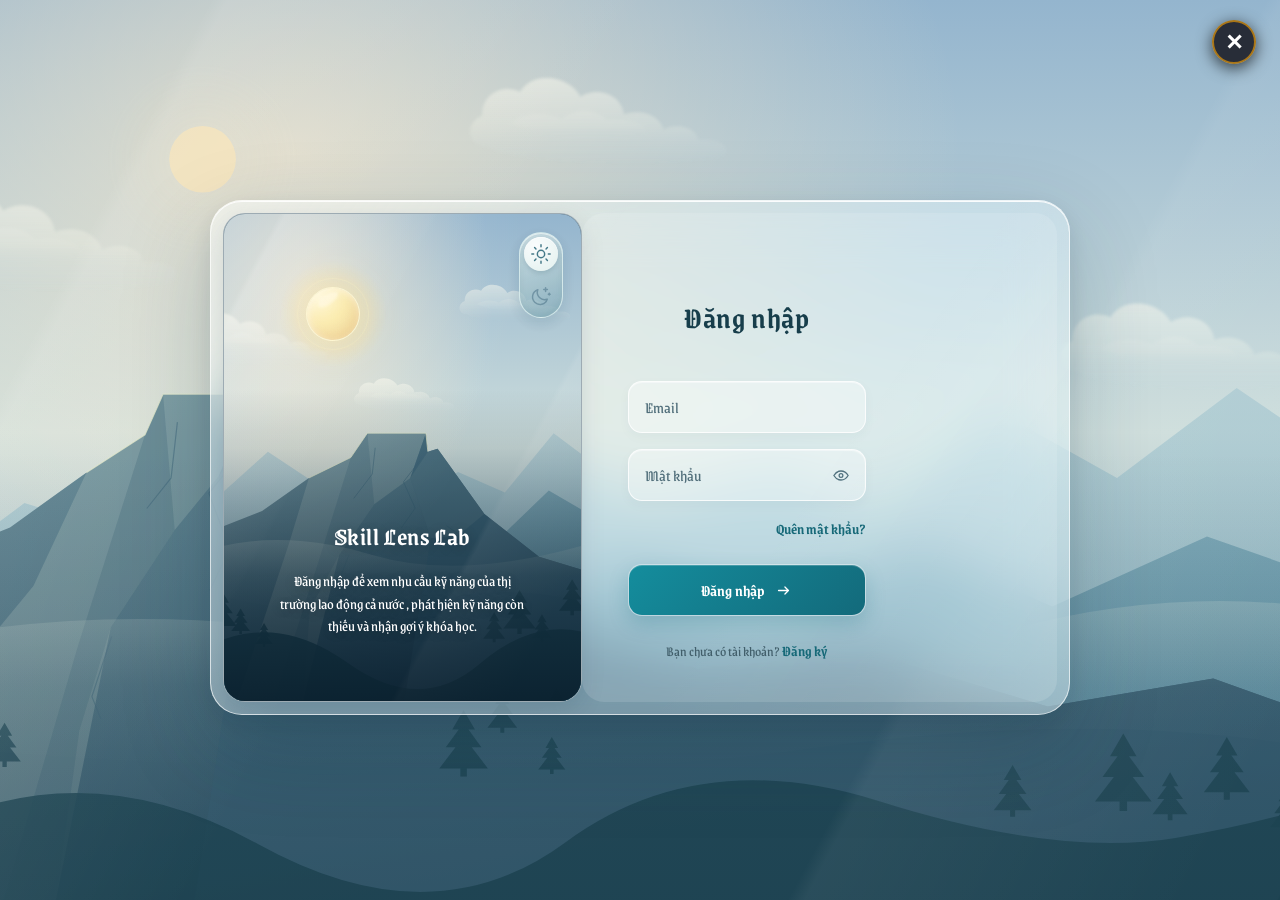
<file: ai-skill-gap-system/apps/auth-web/index.html>
<!doctype html>
<html lang="vi">

  <head>
    <meta charset="utf-8" />
    <meta name="viewport" content="width=device-width, initial-scale=1" />
    <title>Đăng nhập | Skill Lens Lab</title>
    <link rel="stylesheet" href="style.css?v=10" />
    <link rel="stylesheet" href="auth.css?v=10" />
    <script src="resources.js?v=10" defer></script>
    <script src="script.js?v=10" defer></script>
    <script src="spider.js?v=10" defer></script>
    <script src="wolf.js?v=10" defer></script>
    <script src="config.js?v=10" defer></script>
    <script src="auth.js?v=10" defer></script>
  </head>

  <body>

    <div class="landscape-scene page-landscape" aria-hidden="true">
      <img class="scene-land scene-day" src="images/background-day.svg?v=clouds-1" alt="" />
      <img class="scene-land scene-night" src="images/background-night.svg?v=clouds-1" alt="" />
      <div class="sky-flight" aria-hidden="true">
        <span class="sky-bat bat-1">
          <span class="flyer-facing">
            <span data-svg="images/bat.svg" aria-hidden="true"></span>
          </span>
        </span>
        <span class="sky-bat bat-2">
          <span class="flyer-facing">
            <span data-svg="images/bat.svg" aria-hidden="true"></span>
          </span>
        </span>
        <span class="sky-bat bat-3">
          <span class="flyer-facing">
            <span data-svg="images/bat.svg" aria-hidden="true"></span>
          </span>
        </span>
        <span class="sky-bat bat-4">
          <span class="flyer-facing">
            <span data-svg="images/bat.svg" aria-hidden="true"></span>
          </span>
        </span>
        <span class="sky-bat bat-5">
          <span class="flyer-facing">
            <span data-svg="images/bat.svg" aria-hidden="true"></span>
          </span>
        </span>
        <span class="sky-bat bat-6">
          <span class="flyer-facing">
            <span data-svg="images/bat.svg" aria-hidden="true"></span>
          </span>
        </span>
        <span class="sky-witch">
          <span class="flyer-facing">
            <img src="images/witch.svg?v=1" alt="" width="3600" height="3400" draggable="false">
          </span>
        </span>
      </div>
    </div>

    <div class="login-shell">
      <!-- Nút Đóng Modal Halloween và quay lại Dashboard -->
      <button id="close-auth-modal-btn" type="button" aria-label="Đóng giao diện đăng nhập" title="Đóng và quay lại trang chính" onclick="try { if (window.parent && window.parent !== window) { window.parent.postMessage({ type: 'CLOSE_HALLOWEEN_MODAL' }, '*'); } else { window.location.href = 'http://localhost:8080'; } } catch(e) { window.location.href = 'http://localhost:8080'; }" style="position:fixed;top:20px;right:24px;z-index:999999;width:44px;height:44px;border-radius:50%;background:rgba(20,20,30,0.85);border:2px solid rgba(255,165,0,0.6);color:#fff;font-size:22px;font-weight:bold;cursor:pointer;display:flex;align-items:center;justify-content:center;box-shadow:0 4px 16px rgba(0,0,0,0.7);transition:all 0.25s ease;" onmouseover="this.style.background='rgba(239,68,68,0.9)';this.style.transform='scale(1.1) rotate(90deg)'" onmouseout="this.style.background='rgba(20,20,30,0.85)';this.style.transform='scale(1) rotate(0deg)'">
        ✕
      </button>
      <div class="halloween-vines" id="halloween-vines" aria-hidden="true"></div>
      <main class="login-card" aria-labelledby="login-title">
        <section class="scene-panel" aria-labelledby="welcome-title">
          <div class="landscape-scene" aria-hidden="true">
            <div class="scene-sky-objects">
              <div class="scene-sun"></div>
              <div class="scene-moon"></div>
            </div>
            <img class="scene-land scene-day" src="images/panel-day.svg?v=responsive-1" alt="" />
            <img class="scene-land scene-night" src="images/panel-night.svg?v=responsive-1" alt="" />
            <div class="sky-flight" aria-hidden="true">
              <span class="sky-bat bat-1">
                <span class="flyer-facing">
                  <span data-svg="images/bat.svg" aria-hidden="true"></span>
                </span>
              </span>
              <span class="sky-bat bat-2">
                <span class="flyer-facing">
                  <span data-svg="images/bat.svg" aria-hidden="true"></span>
                </span>
              </span>
              <span class="sky-bat bat-3">
                <span class="flyer-facing">
                  <span data-svg="images/bat.svg" aria-hidden="true"></span>
                </span>
              </span>
            </div>
          </div>
          <div class="summit-stage" aria-hidden="true"></div>
          <button class="theme-toggle" id="theme-toggle" type="button" aria-pressed="false" aria-label="Bật đêm Halloween">
            <span class="theme-toggle-thumb" aria-hidden="true"></span>
            <span data-svg="images/icon-sun.svg" aria-hidden="true"></span>
            <span data-svg="images/icon-moon.svg" aria-hidden="true"></span>
          </button>
          <div class="scene-copy">
            <h2 id="welcome-title">Skill Lens Lab</h2>
            <p>Đăng nhập để xem nhu cầu kỹ năng của thị trường lao động cả nước , phát hiện kỹ năng còn thiếu và nhận gợi ý khóa học.</p>
          </div>
        </section>
        <section class="form-panel">
          <!-- View 1: Form Đăng nhập -->
          <div class="auth-view" id="login-view">
            <form class="login-form" id="login-form">
              <h1 id="login-title">Đăng nhập</h1>
              <div class="field">
                <label class="sr-only" for="email">Email</label>
                <input id="email" name="email" type="email" placeholder="Email" autocomplete="username" required />
                <div class="email-owl" id="email-owl" aria-hidden="true">
                  <span data-svg="images/owl.svg" aria-hidden="true"></span>
                </div>
              </div>
              <div class="field password">
                <label class="sr-only" for="password">Mật khẩu</label>
                <input id="password" name="password" type="password" placeholder="Mật khẩu" autocomplete="current-password" required />
                <button class="eye" id="show-password" type="button" aria-label="Hiện mật khẩu" aria-pressed="false" aria-controls="password">
                  <img src="images/icon-eye.svg" alt="" width="18" height="18" />
                </button>
              </div>
              <button class="text-action forgot" id="forgot-password" type="button">Quên mật khẩu?</button>
              <button class="submit" id="login-submit-btn" type="submit">
                <span>Đăng nhập</span> <img src="images/icon-arrow.svg" alt="" width="17" height="17" />
              </button>
              <p class="signup-row">
                <span>Bạn chưa có tài khoản?</span> <button class="text-action" id="signup" type="button">Đăng ký</button>
              </p>
            </form>
          </div>

          <!-- View 2: Form Đăng ký -->
          <div class="auth-view" id="register-view" hidden>
            <form class="register-form" id="register-form">
              <h1 id="register-title">Đăng ký tài khoản</h1>

              <!-- Chọn chức vụ (3 chip) -->
              <span class="role-selector-label">Chọn chức vụ của bạn:</span>
              <div class="role-chips" role="radiogroup" aria-label="Chọn chức vụ">
                <button class="role-chip active" id="chip-worker" type="button" data-role="worker" role="radio" aria-checked="true">
                  <span class="chip-icon">👤</span>
                  <span>Người lao động</span>
                </button>
                <button class="role-chip" id="chip-employer" type="button" data-role="employer" role="radio" aria-checked="false">
                  <span class="chip-icon">🏢</span>
                  <span>Nhà tuyển dụng</span>
                </button>
                <button class="role-chip" id="chip-provider" type="button" data-role="course_provider" role="radio" aria-checked="false">
                  <span class="chip-icon">🎓</span>
                  <span>Đơn vị đào tạo</span>
                </button>
              </div>

              <!-- Trường riêng: Người lao động (worker) -->
              <div class="role-field-group" id="fields-worker">
                <div class="field">
                  <label class="sr-only" for="reg-worker-name">Họ và tên</label>
                  <input id="reg-worker-name" name="full_name" type="text" placeholder="Họ và tên" />
                </div>
              </div>

              <!-- Trường riêng: Nhà tuyển dụng (employer) -->
              <div class="role-field-group" id="fields-employer" hidden>
                <div class="field">
                  <label class="sr-only" for="reg-company-name">Tên công ty</label>
                  <input id="reg-company-name" name="company_name" type="text" placeholder="Tên công ty" />
                </div>
                <div class="field">
                  <label class="sr-only" for="reg-contact-name">Tên người liên hệ</label>
                  <input id="reg-contact-name" name="contact_name" type="text" placeholder="Tên người liên hệ" />
                </div>
                <div class="field">
                  <label class="sr-only" for="reg-phone">Số điện thoại</label>
                  <input id="reg-phone" name="phone" type="tel" placeholder="Số điện thoại liên hệ" />
                </div>
              </div>

              <!-- Trường riêng: Nhà đăng khóa học (course_provider) -->
              <div class="role-field-group" id="fields-provider" hidden>
                <div class="field">
                  <label class="sr-only" for="reg-provider-name">Tên đơn vị đào tạo</label>
                  <input id="reg-provider-name" name="provider_name" type="text" placeholder="Tên đơn vị đào tạo" />
                </div>
                <div class="field">
                  <label class="sr-only" for="reg-website">Website (không bắt buộc)</label>
                  <input id="reg-website" name="website" type="url" placeholder="Website (không bắt buộc)" />
                </div>
                <div class="field">
                  <label class="sr-only" for="reg-description">Mô tả (không bắt buộc)</label>
                  <textarea id="reg-description" name="description" placeholder="Mô tả ngắn về đơn vị đào tạo (không bắt buộc)"></textarea>
                </div>
              </div>

              <!-- Trường chung -->
              <div class="field">
                <label class="sr-only" for="reg-email">Email</label>
                <input id="reg-email" name="email" type="email" placeholder="Email" autocomplete="username" required />
              </div>

              <div class="field password">
                <label class="sr-only" for="reg-password">Mật khẩu</label>
                <input id="reg-password" name="password" type="password" placeholder="Mật khẩu (tối thiểu 8 ký tự)" autocomplete="new-password" required />
                <button class="eye toggle-reg-pwd" type="button" data-target="reg-password" aria-label="Hiện mật khẩu">
                  <img src="images/icon-eye.svg" alt="" width="18" height="18" />
                </button>
              </div>

              <div class="field password">
                <label class="sr-only" for="reg-password-confirm">Nhập lại mật khẩu</label>
                <input id="reg-password-confirm" name="password_confirm" type="password" placeholder="Nhập lại mật khẩu" autocomplete="new-password" required />
                <button class="eye toggle-reg-pwd" type="button" data-target="reg-password-confirm" aria-label="Hiện mật khẩu">
                  <img src="images/icon-eye.svg" alt="" width="18" height="18" />
                </button>
              </div>

              <button class="submit" id="register-submit-btn" type="submit">
                <span>Tạo tài khoản</span> <img src="images/icon-arrow.svg" alt="" width="17" height="17" />
              </button>

              <p class="signup-row">
                <span>Bạn đã có tài khoản?</span> <button class="text-action" id="to-login" type="button">Đăng nhập</button>
              </p>
            </form>
          </div>

          <!-- Thông báo trạng thái dùng chung -->
          <p class="status" id="status" role="status" aria-live="polite"></p>
        </section>
      </main>
    </div>

    <canvas id="halloween-spider" aria-hidden="true"></canvas>

    <div class="flash-beam" id="flash-beam" aria-hidden="true"></div>

    <div class="password-reveal" id="password-reveal" aria-hidden="true">
      <span id="reveal-text"></span>
    </div>

    <div class="flashlight" id="flashlight" aria-hidden="true">
      <img src="images/flashlight.svg" alt="" width="33" height="33" />
    </div>
    
  </body>

</html>
</file>
<file: ai-skill-gap-system/apps/auth-web/style.css>
:root  {
  font-family: 'Grenze Gotisch', Georgia, serif;
  color: #172b33;
  -webkit-font-smoothing: antialiased;
}

*  {
  box-sizing: border-box;
}

body  {
  min-width: 320px;
  min-height: 100svh;
  display: grid;
  place-items: center;
  margin: 0;
  background: #a9c6d0;
}

button, input  {
  font: inherit;
}

button  {
  cursor: pointer;
}

.login-card  {
  position: relative;
  z-index: 1;
  display: grid;
  grid-template-columns: 43% 57%;
  min-height: 480px;
  padding: 12px;
  overflow: hidden;
  border: 1px solid rgb(255 255 255 / 68%);
  border-radius: 32px;
  background: rgb(244 252 255 / 36%);
  -webkit-backdrop-filter: blur(28px) saturate(135%);
  backdrop-filter: blur(28px) saturate(135%);
  box-shadow: 0 32px 90px rgb(15 50 69 / 22%), 0 8px 24px rgb(15 50 69 / 10%), inset 0 1px 0 rgb(255 255 255 / 90%);
}

.login-card::before  {
  position: absolute;
  inset: 0;
  background: linear-gradient(125deg, rgb(255 255 255 / 24%), transparent 35%, transparent 65%, rgb(255 255 255 / 8%));
  content: "";
  pointer-events: none;
}

.scene-panel  {
  position: relative;
  min-height: 456px;
  overflow: hidden;
  border: 1px solid rgb(255 255 255 / 58%);
  border-radius: 22px;
  background: #16374b;
  box-shadow: 0 8px 24px rgb(6 35 50 / 12%), inset 0 0 0 1px rgb(255 255 255 / 18%);
}

.landscape-scene  {
  --celestial-drop: 260px;
  position: absolute;
  inset: 0;
  overflow: hidden;
  background: radial-gradient(ellipse at 23% 17%, rgb(255 235 202 / 65%), transparent 48%), linear-gradient(#94b5ce, #cededc 48%, #789bad);
}

.landscape-scene::before  {
  position: absolute;
  inset: 0;
  background: radial-gradient(ellipse at 75% 18%, rgb(172 87 85 / 20%), transparent 46%), linear-gradient(#160e25, #292039 49%, #31263c 74%, #140f22);
  content: "";
  opacity: 0;
  transition: opacity 1400ms ease;
}

.landscape-scene::after  {
  position: absolute;
  z-index: 3;
  inset: 0;
  background: linear-gradient(118deg, transparent 9%, rgb(255 255 255 / 15%) 10%, rgb(255 255 255 / 2%) 34%, transparent 35%, transparent 69%, rgb(255 255 255 / 9%) 70%, transparent 88%), radial-gradient(ellipse at 0 0, rgb(255 255 255 / 24%), transparent 60%);
  content: "";
  pointer-events: none;
}

.scene-sky-objects  {
  mask: var(--sky-mask) 0 0 / 100% 100% no-repeat;
  -webkit-mask: var(--sky-mask) 0 0 / 100% 100% no-repeat;
  position: absolute;
  z-index: 1;
  inset: 0;
}

.scene-sun, .scene-moon  {
  position: absolute;
  z-index: 1;
  width: 54px;
  height: 54px;
  border-radius: 50%;
}

.scene-sun  {
  top: 15%;
  left: 23%;
  border: 1px solid rgb(255 254 231 / 88%);
  background: url("images/sun.svg") center / cover;
  box-shadow: inset 2px 3px 8px rgb(255 255 255 / 80%), inset -3px -5px 10px rgb(214 147 67 / 24%), 0 0 35px 12px rgb(255 225 148 / 24%);
  transition: transform 1100ms cubic-bezier(.4,0,.2,1) 300ms;
}

.scene-moon  {
  top: 14%;
  right: 19%;
  border: 1px solid rgb(255 219 170 / 84%);
  background: url("images/moon-halloween.svg") center / cover;
  box-shadow: inset 2px 3px 7px rgb(255 238 209 / 70%), inset -4px -5px 10px rgb(180 80 33 / 28%), 0 0 34px 10px rgb(255 163 78 / 18%);
  transform: translate(-24px, var(--celestial-drop));
  transition: transform 1100ms cubic-bezier(.4,0,.2,1);
}

.scene-land  {
  position: absolute;
  z-index: 2;
  inset: 0;
  width: 100%;
  height: 100%;
  transition: opacity 1400ms ease;
}

.scene-day  {
  opacity: 1;
}

.scene-night  {
  opacity: 0;
}

body.night .scene-day  {
  opacity: 0;
}

body.night .scene-night  {
  opacity: 1;
}

.scene-panel::after  {
  position: absolute;
  z-index: 3;
  inset: 0;
  background: linear-gradient(transparent 36%, rgb(3 20 34 / 16%) 53%, rgb(3 20 34 / 74%) 100%);
  content: "";
  pointer-events: none;
}

body.night .landscape-scene::before  {
  opacity: 1;
}

.landscape-scene::after, .login-card::before  {
  transition: opacity 1400ms ease;
}

body.night .landscape-scene::after  {
  opacity: .18;
}

body.night .login-card::before  {
  opacity: .2;
}

body.night .scene-panel  {
  border-color: transparent;
  box-shadow: inset 0 0 0 1px #b67b481a;
}

body.night .scene-sun  {
  transform: translate(26px, var(--celestial-drop));
  transition-delay: 0ms;
}

body.night .scene-moon  {
  transform: translate(0, 0);
  transition-delay: 350ms;
}

.page-landscape  {
  position: fixed;
  z-index: 0;
  pointer-events: none;
}

.page-landscape::after  {
  background: linear-gradient(118deg, transparent 12%, rgb(255 255 255 / 9%) 13%, transparent 38%, transparent 72%, rgb(255 255 255 / 5%) 73%, transparent 95%), linear-gradient(transparent 50%, rgb(3 20 34 / 16%) 100%);
}

.scene-copy  {
  position: absolute;
  z-index: 4;
  top: 75%;
  left: 50%;
  width: min(82%, 250px);
  color: #fff;
  text-align: center;
  transform: translate(-50%, -50%);
  text-shadow: 0 2px 12px rgb(0 10 25 / 24%);
}

.scene-copy h2  {
  margin: 0 0 19px;
  font-size: clamp(20px, 2.5vw, 25px);
  line-height: 1.2;
}

.scene-copy p  {
  margin: 0;
  font-size: 15px;
  line-height: 1.5;
}

.form-panel  {
  position: relative;
  display: flex;
  align-items: center;
  padding: 82px clamp(28px, 4vw, 46px) 40px;
  border-radius: 22px;
  background: rgb(255 255 255 / 12%);
}

.login-form  {
  width: 100%;
}

h1  {
  margin: 0 0 42px;
  color: #173e4b;
  font-size: 30px;
  text-align: center;
}

.field  {
  position: relative;
  margin-bottom: 16px;
}

.email-owl  {
  position: absolute;
  z-index: 2;
  left: 12px;
  bottom: calc(100% - 3.5px);
  width: 50.4px;
  height: 58.8px;
  opacity: 0;
  pointer-events: none;
  filter: drop-shadow(0 2.8px 4.2px rgb(0 0 0 / 30%));
  transition: opacity 220ms ease;
}

.owl-vector  {
  display: block;
  width: 100%;
  height: 100%;
  overflow: visible;
}

.owl-breath  {
  transform-origin: 1500px 3100px;
}

.owl-head  {
  transform-origin: 1500px 1850px;
  transform: translate(var(--owl-head-x, 0px), var(--owl-head-y, 0px)) rotate(var(--owl-tilt, 0deg));
  transition: transform 500ms cubic-bezier(.2,.8,.2,1);
}

.owl-gaze  {
  transform: translate(var(--owl-gaze-x, 0px), var(--owl-gaze-y, 0px));
  transition: transform 260ms ease-out;
}

.owl-eyes  {
  transform-box: fill-box;
  transform-origin: center;
}

.email-owl.is-lit .owl-breath  {
  animation: owl-breathe 3.6s ease-in-out infinite;
}

.email-owl.is-lit .owl-eyes  {
  animation: owl-blink 4.8s ease-in-out infinite;
}

.email-owl.just-lit .owl-vector  {
  animation: owl-startle 650ms cubic-bezier(.2,.8,.2,1);
}

@keyframes owl-breathe  {
  0%,100%  {
    transform: translateY(0) scale(1);
  }
  50%  {
    transform: translateY(-16px) scale(1.014,1.018);
  }
}

@keyframes owl-blink  {
  0%,5%,11%,55%,61%,100%  {
    transform: scaleY(1);
  }
  8%,58%  {
    transform: scaleY(.06);
  }
}

@keyframes owl-startle  {
  0%,100%  {
    transform: translateY(0);
  }
  35%  {
    transform: translateY(-4px) rotate(-3deg);
  }
  65%  {
    transform: translateY(-1px) rotate(2deg);
  }
}

.sr-only  {
  position: absolute;
  width: 1px;
  height: 1px;
  padding: 0;
  overflow: hidden;
  clip: rect(0, 0, 0, 0);
  white-space: nowrap;
  clip-path: inset(50%);
  border: 0;
}

.field input  {
  display: block;
  width: 100%;
  height: 52px;
  padding: 0 16px;
  border: 1px solid rgb(255 255 255 / 78%);
  border-radius: 14px;
  outline: none;
  background: rgb(255 255 255 / 34%);
  color: #173e4b;
  font-size: 16px;
  box-shadow: inset 0 1px 1px rgb(255 255 255 / 50%), 0 4px 12px rgb(15 50 69 / 4%);
}

.field input::placeholder  {
  color: #526f7b;
}

.field input:focus  {
  border-color: #238997;
  box-shadow: 0 0 0 3px rgb(20 129 144 / 14%), inset 0 1px 0 rgb(255 255 255 / 70%);
}

.field.password input  {
  padding-right: 46px;
  font-family: inherit;
}

.field.password input::placeholder  {
  font-family: inherit;
}

.eye  {
  position: absolute;
  top: 50%;
  right: 7px;
  display: grid;
  width: 35px;
  height: 35px;
  place-items: center;
  border: 0;
  border-radius: 10px;
  background: transparent;
  transform: translateY(-50%);
}

.eye:hover img  {
  filter: brightness(1.25);
}

.eye img  {
  width: 18px;
  height: 18px;
}

body.night.flashlight-on .eye img  {
  opacity: 0;
}

body:not(.night) .eye[aria-pressed="true"]  {
  background: rgb(20 129 144 / 12%);
}

.text-action  {
  padding: 0;
  border: 0;
  background: transparent;
  color: #176978;
  font-size: 15px;
  font-weight: 600;
  text-align: left;
}

.text-action:hover  {
  color: #104e5d;
  text-decoration: underline;
  text-underline-offset: 3px;
}

.forgot  {
  display: block;
  margin: 0 0 24px auto;
}

.submit  {
  display: flex;
  justify-content: center;
  align-items: center;
  gap: 10px;
  width: 100%;
  height: 52px;
  border: 1px solid rgb(255 255 255 / 32%);
  border-radius: 14px;
  background: linear-gradient(135deg, #148d9d, #136a7b);
  color: #fff;
  font-weight: 600;
  box-shadow: 0 8px 20px rgb(16 110 127 / 23%), inset 0 1px 0 rgb(255 255 255 / 22%);
}

.submit img  {
  width: 17px;
  height: 17px;
  transition: transform 180ms ease;
}

.submit:hover  {
  transform: translateY(-1px);
  box-shadow: 0 11px 24px rgb(16 110 127 / 30%), inset 0 1px 0 rgb(255 255 255 / 30%);
}

.submit:hover img  {
  transform: translateX(3px);
}

.submit:active  {
  transform: translateY(0);
}

.signup-row  {
  margin: 23px 0 0;
  color: #425f6b;
  font-size: 14px;
  text-align: center;
}

.status  {
  margin: 14px 0 0;
  color: #256a75;
  font-size: 14px;
  line-height: 1.4;
  text-align: center;
}

.status:empty  {
  display: none;
}

body.night .login-card  {
  border-color: #98623940;
  box-shadow: 0 32px 90px #06020c80, 0 8px 24px #06020c50,
  inset 0 1px 0 #c48a5014, inset 0 -1px 0 #b875470d;
}

body.night .form-panel  {
  background-color: rgb(21 13 31 / 40%);
  box-shadow: inset 0 0 0 1px #b67b481a;
}

body.night h1  {
  color: #f5f8fa;
}

body.night .field input  {
  border-color: #ac774a45;
  background-color: rgb(32 23 43 / 68%);
  color: #f5f8fa;
  box-shadow: inset 0 1px 0 rgb(255 255 255 / 5%), 0 4px 12px rgb(0 8 20 / 6%);
}

body.night .field input::placeholder  {
  color: #b1c7d4;
}

body.night.flashlight-on #password  {
  color: transparent;
  -webkit-text-fill-color: transparent;
  caret-color: #e5f7f5;
}

body.night.flashlight-on #password::placeholder  {
  -webkit-text-fill-color: #b1c7d4;
}

body.night .eye img  {
  filter: brightness(2);
}

body.night .signup-row  {
  color: #c1cbd2;
}

body.night .status  {
  color: #a1e4e9;
}

.flash-beam  {
  position: fixed;
  z-index: 5;
  pointer-events: none;
  filter: blur(12px);
  transform-origin: 0 50%;
}

.flash-beam::before  {
  position: absolute;
  inset: 0;
  background: linear-gradient(90deg, rgb(255 224 156 / 75.4%) 0%, rgb(255 219 145 / 55.9%) 16%, rgb(255 214 140 / 32.5%) 35%, rgb(255 207 130 / 14.3%) 55%, rgb(255 202 124 / 3.9%) 75%, rgb(255 202 124 / 0%) 96%, transparent 100%);
  mask: var(--beam-mask) 0 0 / 100% 100% no-repeat;
  -webkit-mask: var(--beam-mask) 0 0 / 100% 100% no-repeat;
  content: "";
}

.password-reveal  {
  position: fixed;
  z-index: 6;
  overflow: hidden;
  color: #e9fbf9;
  font: 16px 'Grenze Gotisch', Georgia, serif;
  pointer-events: none;
}

.password-reveal > span  {
  position: absolute;
  top: 0;
  left: 17px;
  display: block;
  height: 52px;
  line-height: 52px;
  white-space: pre;
}

.password-reveal .reveal-char  {
  --lit: 0;
  position: relative;
  display: inline-block;
  width: 1ch;
  height: 100%;
  vertical-align: top;
}

.reveal-char .masked-char, .reveal-char .plain-char  {
  position: absolute;
  inset: 0;
  text-align: center;
  transition: opacity 90ms linear;
}

.reveal-char .masked-char  {
  opacity: calc(1 - var(--lit));
  color: #f5f8fa;
}

.reveal-char .plain-char  {
  opacity: var(--lit);
}

.flashlight  {
  position: fixed;
  z-index: 7;
  display: grid;
  width: 34px;
  height: 34px;
  place-items: center;
  pointer-events: none;
  filter: drop-shadow(0 0 8px rgb(255 246 157 / 80%));
  transform-origin: center;
}

.flashlight img  {
  width: 33px;
  height: 33px;
}

.flash-beam, .flashlight, .password-reveal  {
  opacity: 0;
  visibility: hidden;
  transition: opacity 700ms ease, visibility 0s linear 700ms;
}

body.night.flashlight-on .flash-beam, body.night.flashlight-on .flashlight, body.night.flashlight-on .password-reveal  {
  opacity: 1;
  visibility: visible;
  transition-delay: 0s;
}

:focus-visible  {
  outline: 3px solid #05c4d6;
  outline-offset: 3px;
}

@media (max-width: 640px)  {
  .login-card  {
    grid-template-columns: 1fr;
    padding: 10px;
    border-radius: 26px;
  }
  .scene-panel  {
    min-height: 220px;
    border-radius: 18px;
  }
  .scene-copy  {
    width: min(88%, 340px);
  }
  .scene-copy h2  {
    margin-bottom: 7px;
    font-size: 21px;
  }
  .scene-copy p  {
    font-size: 11px;
  }
  .form-panel  {
    padding: 26px 22px 24px;
  }
  h1  {
    margin-bottom: 22px;
    font-size: 28px;
  }
  .field  {
    margin-bottom: 14px;
  }
  .forgot  {
    margin-bottom: 18px;
  }
  .signup-row  {
    margin-top: 18px;
  }
}

@media (max-width: 380px)  {
  .form-panel  {
    padding-inline: 19px;
  }
}

@media (prefers-reduced-motion: reduce)  {
  *, *::before, *::after  {
    transition-duration: .01ms !important;
    transition-delay: 0ms !important;
  }
  .email-owl *  {
    animation: none !important;
  }
}

@supports not ((backdrop-filter: blur(1px)) or (-webkit-backdrop-filter: blur(1px)))  {
  .login-card  {
    background-color: rgb(236 247 250 / 95%);
  }
  body.night .login-card  {
    background-color: rgb(4 12 23 / 97%);
  }
}

.summit-stage  {
  position: absolute;
  z-index: 3;
  inset: 0;
  width: 100%;
  height: 100%;
  opacity: 0;
  pointer-events: none;
  overflow: hidden;
  transition: opacity 1400ms ease;
}

.summit-stage > svg  {
  display: block;
  width: 100%;
  height: 100%;
}

body.night .summit-stage  {
  opacity: 1;
}

.theme-toggle  {
  opacity: .95;
  position: absolute;
  z-index: 5;
  top: 18px;
  right: 18px;
  width: 44px;
  height: 86px;
  padding: 0;
  border: 1px solid #e6f7f4bd;
  border-radius: 24px;
  background: linear-gradient(160deg, #e2efecb8, #79a4b2ad);
  box-shadow: inset 0 1px 0 #ffffff9c, inset 0 -2px 7px #345e6e1a, 0 5px 14px #264f6024;
}

.theme-toggle:hover  {
  box-shadow: inset 0 1px 0 #ffffffb3, inset 0 -2px 7px #345e6e1a, 0 6px 18px #264f6030, 0 0 0 3px #e4f8f130;
}

.theme-toggle-thumb  {
  position: absolute;
  left: 4px;
  top: 4px;
  width: 34px;
  height: 34px;
  border-radius: 50%;
  background: radial-gradient(circle at 35% 25%, #ffffff, #e7f4f0);
  box-shadow: inset 0 1px 0 #ffffffed, 0 2px 5px #244b6030;
}

.theme-toggle svg  {
  position: absolute;
  left: 10px;
  width: 22px;
  height: 22px;
}

.theme-toggle .theme-sun  {
  top: 10px;
  color: #3f7584;
}

.theme-toggle .theme-moon  {
  bottom: 10px;
  color: #3d667b80;
}

body.night .theme-toggle  {
  border-color: #b47c55a0;
  box-shadow: inset 0 2px 7px #08040f70, inset 0 -2px 7px #08040f20, 0 4px 16px #08040f55;
}

body.night .theme-toggle:hover  {
  box-shadow: inset 0 2px 7px #08040f70, inset 0 -2px 7px #08040f20, 0 4px 16px #08040f55, 0 0 0 3px #d18b4230;
}

body.night .theme-toggle-thumb  {
  transform: translateY(42px);
  box-shadow: inset 0 1px 0 #ffffffb0, 0 0 12px #ffc37b30, 0 2px 5px #09041360;
}

body.night .theme-toggle .theme-sun  {
  color: #e8ad6e70;
}

body.night .theme-toggle .theme-moon  {
  color: #623956;
}

body.night .submit  {
  border-color: #f4ae6266;
  box-shadow: 0 8px 22px #b54f2829, inset 0 1px 0 #ffdfa438;
  color: #241222;
}

body.night .text-action  {
  color: #ffc48d;
}

body.night .text-action:hover  {
  color: #ffe2bc;
}

body.night .field input:focus  {
  border-color: #eaa267;
  box-shadow: 0 0 0 3px #eea26222;
}

@media (max-width: 640px)  {
  .theme-toggle  {
    top: 14px;
    right: 14px;
  }
}

.login-shell  {
  position: relative;
  z-index: 1;
  width: min(860px, 100%);
}

.login-shell .login-card  {
  width: 100%;
}

.halloween-vines  {
  position: absolute;
  z-index: 3;
  inset: -42px -44px;
  pointer-events: none;
}

.halloween-vines > svg  {
  display: block;
  width: 100%;
  height: 100%;
  overflow: visible;
}

body  {
  padding: 65px 62px;
}

@media (max-width: 640px)  {
  body  {
    padding: 48px 32px;
  }
  .login-shell  {
    width: min(430px, 100%);
  }
  .halloween-vines  {
    inset: -25px -27px;
  }
}

body  {
  padding-top: 100px;
  padding-bottom: 85px;
}

.lantern-flame  {
  transform-box: fill-box;
  transform-origin: 50% 100%;
}

body.night .lantern-flame  {
  animation: candle-flame 870ms ease-in-out infinite alternate;
}

body.night .lantern-glass  {
  animation: candle-glass 1730ms ease-in-out infinite;
}

body.night .lantern-halo  {
  animation: candle-halo 2190ms ease-in-out infinite;
}

body.night .pumpkin-glow  {
  animation: pumpkin-light 3100ms ease-in-out infinite;
}

body.night .lantern-swing  {
  transform-origin: 0px -25px;
  animation: lantern-sway 4700ms ease-in-out infinite;
}

body.night .lantern-ember  {
  animation: candle-ember 1900ms ease-out infinite;
}

body.night .halloween-vines .lantern-flame  {
  animation-delay: var(--fire-delay, 0ms);
}

body.night .halloween-vines .lantern-halo, body.night .halloween-vines .lantern-glass  {
  animation-delay: var(--glow-delay, 0ms);
}

@keyframes candle-flame  {
  0%  {
    transform: scale(.9, 1.05) skewX(-5deg);
    opacity: .9;
  }
  22%  {
    transform: scale(1.08, .88) skewX(4deg);
  }
  45%  {
    transform: scale(.85, 1.16) skewX(-3deg);
    opacity: 1;
  }
  68%  {
    transform: scale(1.03, .97) skewX(6deg);
  }
  100%  {
    transform: scale(.92, 1.1) skewX(-4deg);
    opacity: .94;
  }
}

@keyframes candle-glass  {
  0%,100%  {
    opacity: .62;
  }
  15%,54%  {
    opacity: .78;
  }
  34%,72%  {
    opacity: .57;
  }
  86%  {
    opacity: .73;
  }
}

@keyframes candle-halo  {
  0%,100%  {
    opacity: .18;
  }
  31%  {
    opacity: .32;
  }
  51%  {
    opacity: .22;
  }
  76%  {
    opacity: .29;
  }
}

@keyframes pumpkin-light  {
  0%,100%  {
    opacity: .75;
  }
  43%  {
    opacity: 1;
  }
  68%  {
    opacity: .83;
  }
}

@keyframes lantern-sway  {
  0%,100%  {
    transform: rotate(-1.4deg);
  }
  50%  {
    transform: rotate(1.4deg);
  }
}

@keyframes candle-ember  {
  0%  {
    transform: translate(0,0);
    opacity: 0;
  }
  20%  {
    opacity: .8;
  }
  100%  {
    transform: translate(3px,-20px);
    opacity: 0;
  }
}

@media (max-width: 640px)  {
  body  {
    padding-top: 70px;
    padding-bottom: 60px;
  }
}

@media (prefers-reduced-motion: reduce)  {
  .halloween-vines *  {
    animation: none !important;
  }
}

#halloween-spider  {
  position: fixed;
  z-index: 4;
  inset: 0;
  width: 100%;
  height: 100%;
  pointer-events: none;
  opacity: 0;
  transition: opacity 450ms ease;
}

#halloween-spider.is-active  {
  opacity: 1;
}

.scene-sun::before, .scene-moon::before, .scene-sun::after, .scene-moon::after  {
  content: "";
  position: absolute;
  border-radius: 50%;
  pointer-events: none;
}

.scene-sun::before, .scene-moon::before  {
  inset: -27px;
  background: radial-gradient(circle, #ffdda43b 12%, #ffd79318 45%, transparent 72%);
  animation: celestial-breathe 4800ms ease-in-out infinite;
}

.scene-sun::after, .scene-moon::after  {
  inset: -10px;
  border: 1px solid #ffe1b922;
  box-shadow: 0 0 12px #ffd79720;
  animation: celestial-ring 4800ms ease-out infinite;
}

.scene-sun::before  {
  background: radial-gradient(circle, #ffe68166, #ffd76330 43%, transparent 72%);
  animation-duration: 3900ms;
}

.scene-sun::after  {
  border-color: #fff1b43b;
  animation-duration: 3900ms;
}

@keyframes celestial-breathe  {
  0%,100%  {
    transform: scale(.92);
    opacity: .5;
  }
  50%  {
    transform: scale(1.17);
    opacity: 1;
  }
}

@keyframes celestial-ring  {
  0%  {
    transform: scale(.85);
    opacity: 0;
  }
  20%  {
    opacity: .55;
  }
  100%  {
    transform: scale(1.7);
    opacity: 0;
  }
}

.sky-flight  {
  position: absolute;
  z-index: 3;
  inset: 0;
  overflow: hidden;
  pointer-events: none;
  opacity: 0;
  transition: opacity 1400ms ease;
}

body.night .sky-flight  {
  opacity: 1;
}

.sky-bat, .sky-witch  {
  position: absolute;
  left: -18%;
  top: var(--fly-height, 24%);
  width: var(--fly-size, 30px);
  color: #100919;
  animation: sky-roam var(--fly-duration, 19s) linear infinite;
  animation-delay: var(--fly-delay, 0s);
  animation-play-state: paused;
}

.flyer-facing  {
  display: block;
  width: 100%;
  animation: flight-turn var(--fly-duration, 19s) steps(1) infinite;
  animation-delay: var(--fly-delay, 0s);
  animation-play-state: paused;
}

.sky-flight svg  {
  display: block;
  width: 100%;
  height: auto;
  overflow: visible;
}

.bat-wing  {
  transform-origin: 0 1px;
  animation: bat-flap 220ms ease-in-out infinite alternate;
  animation-play-state: paused;
}

.bat-wing-right  {
  animation-name: bat-flap-right;
}

body.night .sky-bat, body.night .sky-witch, body.night .flyer-facing, body.night .bat-wing  {
  animation-play-state: running;
}

.bat-1  {
  --fly-height: 18%;
  --fly-duration: 23s;
  --fly-delay: -4s;
  --fly-size: 29px;
}

.bat-2  {
  --fly-height: 31%;
  --fly-duration: 29s;
  --fly-delay: -12s;
  --fly-size: 23px;
  opacity: .78;
}

.bat-3  {
  --fly-height: 9%;
  --fly-duration: 18s;
  --fly-delay: -9s;
  --fly-size: 19px;
  opacity: .68;
}

.bat-4  {
  --fly-height: 25%;
  --fly-duration: 26s;
  --fly-delay: -18s;
  --fly-size: 34px;
}

.bat-5  {
  --fly-height: 13%;
  --fly-duration: 31s;
  --fly-delay: -6s;
  --fly-size: 17px;
  opacity: .65;
}

.bat-6  {
  --fly-height: 35%;
  --fly-duration: 22s;
  --fly-delay: -15s;
  --fly-size: 25px;
}

.scene-panel .sky-bat  {
  --fly-size: 20px;
}

.scene-panel .bat-2  {
  --fly-size: 16px;
}

.scene-panel .bat-3  {
  --fly-size: 13px;
}

.sky-witch  {
  --fly-duration: 38s;
  --fly-delay: -7s;
}

@keyframes sky-roam  {
  0%  {
    left: -18%;
    transform: translateY(0) rotate(-3deg);
  }
  12%  {
    transform: translateY(-12px) rotate(3deg);
  }
  25%  {
    transform: translateY(9px) rotate(-4deg);
  }
  38%  {
    transform: translateY(-8px) rotate(2deg);
  }
  50%  {
    left: 112%;
    transform: translateY(0);
  }
  62%  {
    transform: translateY(10px) rotate(-2deg);
  }
  75%  {
    transform: translateY(-13px) rotate(3deg);
  }
  88%  {
    transform: translateY(7px) rotate(-3deg);
  }
  100%  {
    left: -18%;
    transform: translateY(0);
  }
}

@keyframes flight-turn  {
  0%  {
    transform: scaleX(1);
  }
  50%  {
    transform: scaleX(-1);
  }
}

@keyframes bat-flap  {
  from  {
    transform: rotate(-13deg) scaleY(.58);
  }
  to  {
    transform: rotate(15deg) scaleY(1);
  }
}

@keyframes bat-flap-right  {
  from  {
    transform: rotate(13deg) scaleY(.58);
  }
  to  {
    transform: rotate(-15deg) scaleY(1);
  }
}

@media (prefers-reduced-motion: reduce)  {
  .scene-sun::before, .scene-moon::before, .scene-sun::after, .scene-moon::after, .sky-flight *  {
    animation: none !important;
  }
  .sky-bat  {
    left: 22%;
  }
  .bat-2  {
    left: 72%;
  }
  .bat-3  {
    left: 48%;
  }
  .bat-4, .bat-5, .bat-6, .sky-witch  {
    display: none;
  }
}

.sky-witch  {
  --fly-size: 100px;
  left: var(--witch-left);
  top: var(--witch-top);
  animation-name: witch-roam;
  filter: drop-shadow(0 1px 0 #ae7b9655);
}

@keyframes witch-roam  {
  0%,100%  {
    left: var(--witch-left);
    transform: translateY(0) rotate(-3deg);
  }
  12%,62%  {
    transform: translateY(-8px) rotate(2deg);
  }
  25%,75%  {
    transform: translateY(7px) rotate(-2deg);
  }
  38%,88%  {
    transform: translateY(-5px) rotate(2deg);
  }
  50%  {
    left: var(--witch-right);
    transform: translateY(0) rotate(3deg);
  }
}

.sky-witch img  {
  display: block;
  width: 100%;
  height: auto;
  transform: scaleX(-1);
}

body.night .field input:hover:not(:focus)  {
  border-color: #c697736e;
}

body.night :focus-visible  {
  outline-color: #efae74;
}

.pumpkin-face-normal, .pumpkin-face-smile  {
  transition: opacity 240ms ease;
}

.pumpkin-face-smile  {
  opacity: 0;
}

.pumpkin-reaction.is-beam-lit .pumpkin-face-normal  {
  opacity: 0;
}

.pumpkin-reaction.is-beam-lit .pumpkin-face-smile  {
  opacity: 1;
}

.pumpkin-reaction  {
  transform-origin: 0 30px;
}

.pumpkin-reaction.is-beam-lit  {
  animation: pumpkin-chuckle 1100ms ease-in-out infinite;
}

@keyframes pumpkin-chuckle  {
  0%, 52%, 100%  {
    transform: translateY(0) rotate(0) scale(1);
  }
  16%  {
    transform: translateY(-1.5px) rotate(-2deg) scale(1.025,.985);
  }
  30%  {
    transform: translateY(0) rotate(1.5deg) scale(.99,1.015);
  }
  42%  {
    transform: translateY(-.7px) rotate(-1deg) scale(1.012,.992);
  }
}

.leaf-reaction  {
  transform-box: view-box;
  transform-origin: 0 0;
}

body.night-exiting .sky-bat, body.night-exiting .sky-witch,
body.night-exiting .flyer-facing  {
  animation-play-state: paused;
}

body.night-exiting .theme-toggle-thumb  {
  transform: translateY(0);
}

body.night-exiting .scene-moon  {
  transform: translate(-24px, var(--celestial-drop));
  transition-delay: 2200ms;
}

body.night-exiting .scene-sun  {
  transform: translate(0, 0);
  transition-delay: 2700ms;
}

h1, .scene-copy h2  {
  font-family: 'Grenze Gotisch', Georgia, serif;
  font-weight: 600;
  font-synthesis: none;
  letter-spacing: .6px;
}

.submit  {
  font-size: 16px;
}

:root  {
  --theme-duration: 1400ms;
  --theme-easing: cubic-bezier(.4,0,.2,1);
}

.login-card::after  {
  content: '';
  position: absolute;
  z-index: 0;
  inset: -1px;
  border: 1px solid transparent;
  border-radius: inherit;
  pointer-events: none;
  background: linear-gradient(145deg, #25172eed, #160e22f2 60%, #211329ed) padding-box, linear-gradient(135deg, #d99a647d, #76536b70 27%, #36273e 52%, #9a604a88 78%, #e6ac7666) border-box;
  opacity: 0;
  transition: opacity var(--theme-duration) var(--theme-easing);
}

.login-card::before  {
  z-index: 1;
}

.login-card > .scene-panel, .login-card > .form-panel  {
  z-index: 2;
}

.theme-toggle::before, .theme-toggle-thumb::before, .submit::before  {
  content: '';
  position: absolute;
  inset: 0;
  border-radius: inherit;
  pointer-events: none;
  opacity: 0;
  transition: opacity var(--theme-duration) var(--theme-easing);
}

.theme-toggle::before  {
  background: linear-gradient(160deg, #21132f, #3b2144);
}

.theme-toggle-thumb  {
  z-index: 1;
}

.theme-toggle-thumb::before  {
  background: radial-gradient(circle at 35% 25%, #fff7de, #f2cf9d);
}

.theme-toggle svg  {
  z-index: 2;
}

.submit  {
  position: relative;
  isolation: isolate;
  background-clip: padding-box;
}

.submit::before  {
  z-index: -1;
  background: linear-gradient(135deg, #f69b49, #ce622b);
}

body.night .login-card::after, body.night .theme-toggle::before,
body.night .theme-toggle-thumb::before, body.night .submit::before  {
  opacity: 1;
}

.login-card, .form-panel, .scene-panel, .field input  {
  transition: background-color var(--theme-duration) var(--theme-easing), border-color var(--theme-duration) var(--theme-easing), box-shadow var(--theme-duration) var(--theme-easing), color var(--theme-duration) var(--theme-easing);
}

.submit  {
  transition: transform 180ms ease, border-color var(--theme-duration) var(--theme-easing), box-shadow var(--theme-duration) var(--theme-easing), color var(--theme-duration) var(--theme-easing);
}

.theme-toggle  {
  transition: border-color var(--theme-duration) var(--theme-easing), box-shadow var(--theme-duration) var(--theme-easing);
}

.theme-toggle-thumb  {
  transition: transform 600ms cubic-bezier(.22,1,.36,1), box-shadow var(--theme-duration) var(--theme-easing);
}

h1, .signup-row, .status, .text-action, .field input::placeholder,
.theme-toggle svg  {
  transition: color var(--theme-duration) var(--theme-easing);
}

.eye  {
  transition: background-color var(--theme-duration) var(--theme-easing);
}

.eye img  {
  transition: opacity 700ms ease, filter var(--theme-duration) var(--theme-easing);
}
</file>
<file: ai-skill-gap-system/apps/auth-web/auth.css>
/* ==========================================================================
   auth.css – Định dạng bổ trợ cho Chức năng Đăng nhập / Đăng ký Skill Lens Lab
   Tái sử dụng các biến và class sẵn có từ style.css
   ========================================================================== */

/* ── 1. Chuyển đổi View Đăng nhập & Đăng ký ── */
.auth-view {
  display: block;
  animation: authFadeIn 240ms ease-out;
}

.auth-view[hidden] {
  display: none !important;
}

@keyframes authFadeIn {
  from {
    opacity: 0;
    transform: translateY(6px);
  }
  to {
    opacity: 1;
    transform: translateY(0);
  }
}

/* ── 2. Cuộn mượt cho Form khi view dài (đặc biệt trên màn hình nhỏ) ── */
.form-panel {
  max-height: 92svh;
  overflow-y: auto;
  overflow-x: hidden;
  scrollbar-width: thin;
  scrollbar-color: rgba(20, 141, 157, 0.4) transparent;
}

.form-panel::-webkit-scrollbar {
  width: 5px;
}

.form-panel::-webkit-scrollbar-thumb {
  background: rgba(20, 141, 157, 0.4);
  border-radius: 4px;
}

body.night .form-panel {
  scrollbar-color: rgba(182, 123, 72, 0.4) transparent;
}

body.night .form-panel::-webkit-scrollbar-thumb {
  background: rgba(182, 123, 72, 0.4);
}

/* ── 3. Chọn chức vụ đăng ký (Role Chips) ── */
.role-selector-label {
  display: block;
  margin: 0 0 8px 4px;
  color: #173e4b;
  font-size: 15px;
  font-weight: 600;
}

body.night .role-selector-label {
  color: #f5f8fa;
}

.role-chips {
  display: grid;
  grid-template-columns: repeat(3, 1fr);
  gap: 8px;
  margin-bottom: 18px;
}

.role-chip {
  display: flex;
  flex-direction: column;
  align-items: center;
  justify-content: center;
  padding: 10px 6px;
  border: 1px solid rgba(23, 62, 75, 0.18);
  border-radius: 12px;
  background: rgba(255, 255, 255, 0.55);
  color: #173e4b;
  font-size: 13px;
  font-weight: 600;
  text-align: center;
  line-height: 1.25;
  cursor: pointer;
  transition: all 180ms ease;
  user-select: none;
}

.role-chip .chip-icon {
  font-size: 18px;
  margin-bottom: 4px;
  display: block;
}

.role-chip:hover {
  background: rgba(255, 255, 255, 0.85);
  border-color: #148d9d;
  transform: translateY(-1px);
}

.role-chip.active {
  border-color: #148d9d;
  background: linear-gradient(135deg, rgba(20, 141, 157, 0.16), rgba(19, 106, 123, 0.08));
  color: #0f5c6b;
  box-shadow: 0 0 0 2px rgba(20, 141, 157, 0.35);
}

body.night .role-chip {
  border-color: rgba(172, 119, 74, 0.35);
  background: rgba(32, 23, 43, 0.65);
  color: #e2e8f0;
}

body.night .role-chip:hover {
  background: rgba(48, 35, 64, 0.8);
  border-color: #c48a50;
}

body.night .role-chip.active {
  border-color: #e6a86c;
  background: linear-gradient(135deg, rgba(184, 117, 71, 0.32), rgba(138, 82, 42, 0.18));
  color: #ffecd6;
  box-shadow: 0 0 0 2px rgba(230, 168, 108, 0.4);
}

/* ── 4. Nhóm trường động theo vai trò ── */
.role-field-group {
  display: block;
  animation: authFadeIn 180ms ease;
}

.role-field-group[hidden] {
  display: none !important;
}

/* Textarea tái dùng style của input */
.field textarea {
  width: 100%;
  min-height: 64px;
  padding: 12px 14px;
  border: 1px solid rgba(23, 62, 75, 0.22);
  border-radius: 12px;
  background: rgba(255, 255, 255, 0.75);
  color: #173e4b;
  font-family: inherit;
  font-size: 15px;
  line-height: 1.4;
  resize: vertical;
  box-shadow: inset 0 1px 1px rgba(255, 255, 255, 0.5), 0 4px 12px rgba(15, 50, 69, 0.04);
}

.field textarea:focus {
  border-color: #238997;
  outline: none;
  box-shadow: 0 0 0 3px rgba(20, 129, 144, 0.14), inset 0 1px 0 rgba(255, 255, 255, 0.7);
}

.field textarea::placeholder {
  color: #526f7b;
}

body.night .field textarea {
  border-color: rgba(172, 119, 74, 0.27);
  background-color: rgba(32, 23, 43, 0.68);
  color: #f5f8fa;
  box-shadow: inset 0 1px 0 rgba(255, 255, 255, 0.05), 0 4px 12px rgba(0, 8, 20, 0.06);
}

body.night .field textarea::placeholder {
  color: #b1c7d4;
}

/* ── 5. Trạng thái nút bấm & Trạng thái phản hồi ── */
.submit:disabled {
  opacity: 0.65;
  cursor: not-allowed;
  transform: none !important;
  box-shadow: none !important;
}

.status.error {
  color: #c53030 !important;
  font-weight: 600;
}

body.night .status.error {
  color: #fc8181 !important;
}

.status.success {
  color: #276749 !important;
  font-weight: 600;
}

body.night .status.success {
  color: #68d391 !important;
}

/* ── 6. Tối ưu cho thiết bị di động ── */
@media (max-width: 640px) {
  .role-chips {
    gap: 6px;
  }
  .role-chip {
    padding: 8px 4px;
    font-size: 11.5px;
  }
  .role-chip .chip-icon {
    font-size: 16px;
    margin-bottom: 2px;
  }
}

@media (prefers-reduced-motion: reduce) {
  .auth-view,
  .role-field-group {
    animation: none !important;
  }
}
</file>
